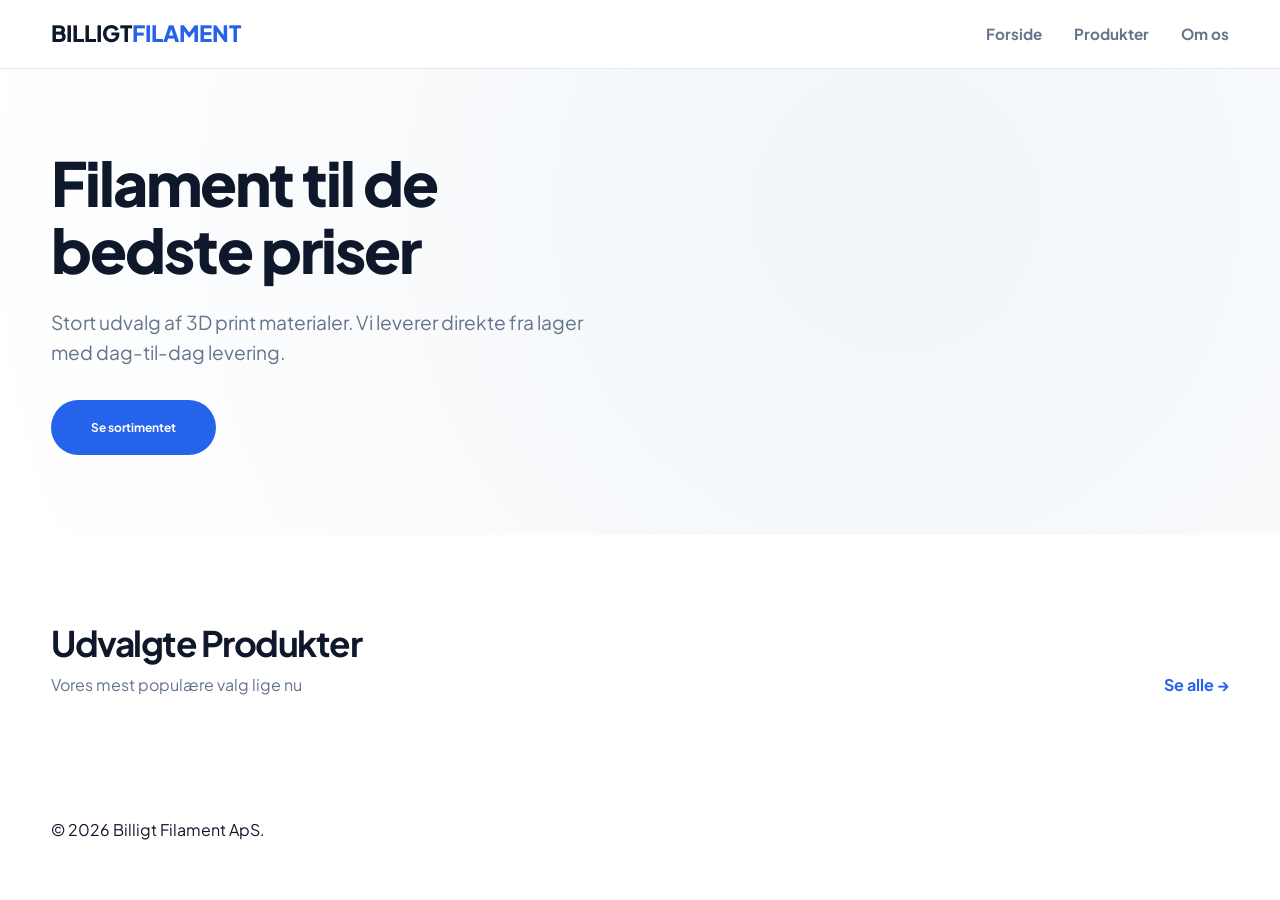
<file: index.html>
<!DOCTYPE html>
<html lang="da">
<head>
    <meta charset="UTF-8">
    <meta name="viewport" content="width=device-width, initial-scale=1.0">
    <title>Billigt Filament | Kvalitet til 3D Print</title>
    <link rel="stylesheet" href="Assets/style.css">
</head>
<body>

    <header class="site-header">
        <div class="container header-grid">
            <a href="index.html" class="logo">BILLIGT<span>FILAMENT</span></a>
            
            <button class="hamburger" id="hamburger" aria-label="Menu">
                <span></span><span></span><span></span>
            </button>

            <nav class="main-nav" id="main-nav">
                <a href="index.html" class="active">Forside</a>
                <a href="products.html">Produkter</a>
                <a href="about.html">Om os</a>
            </nav>
        </div>
    </header>

    <main>
        <section class="home-hero-new">
            <div class="container hero-grid-new">
                <div class="hero-text-new">
                    <h1>Filament til de bedste priser</h1>
                    <p>Stort udvalg af 3D print materialer. Vi leverer direkte fra lager med dag-til-dag levering.</p>
                    <a href="products.html" class="btn-buy" style="display:inline-block; width:auto; padding:18px 40px; border-radius: 50px;">
                        Se sortimentet
                    </a>
                </div>

                <div class="hero-products-new">
                    <div id="hero-random-printer" class="hero-card-1"></div>
                    <div id="hero-random-material" class="hero-card-2"></div>
                </div>
            </div>
        </section>

        <section class="container" style="padding: 80px 0;">
            <div style="display: flex; justify-content: space-between; align-items: flex-end; margin-bottom: 40px;">
                <div>
                    <h2 style="font-size: 2.2rem; letter-spacing: -1.5px;">Udvalgte Produkter</h2>
                    <p style="color: var(--slate);">Vores mest populære valg lige nu</p>
                </div>
                <a href="products.html" style="color: var(--primary); font-weight: 700; text-decoration: none;">Se alle →</a>
            </div>

            <div id="productGrid" class="product-grid">
                </div>
        </section>
    </main>

    <footer class="site-footer">
        <div class="container">
            <p>&copy; 2026 Billigt Filament ApS.</p>
        </div>
    </footer>

    <script src="Assets/script.js"></script>
</body>
</html>
</file>
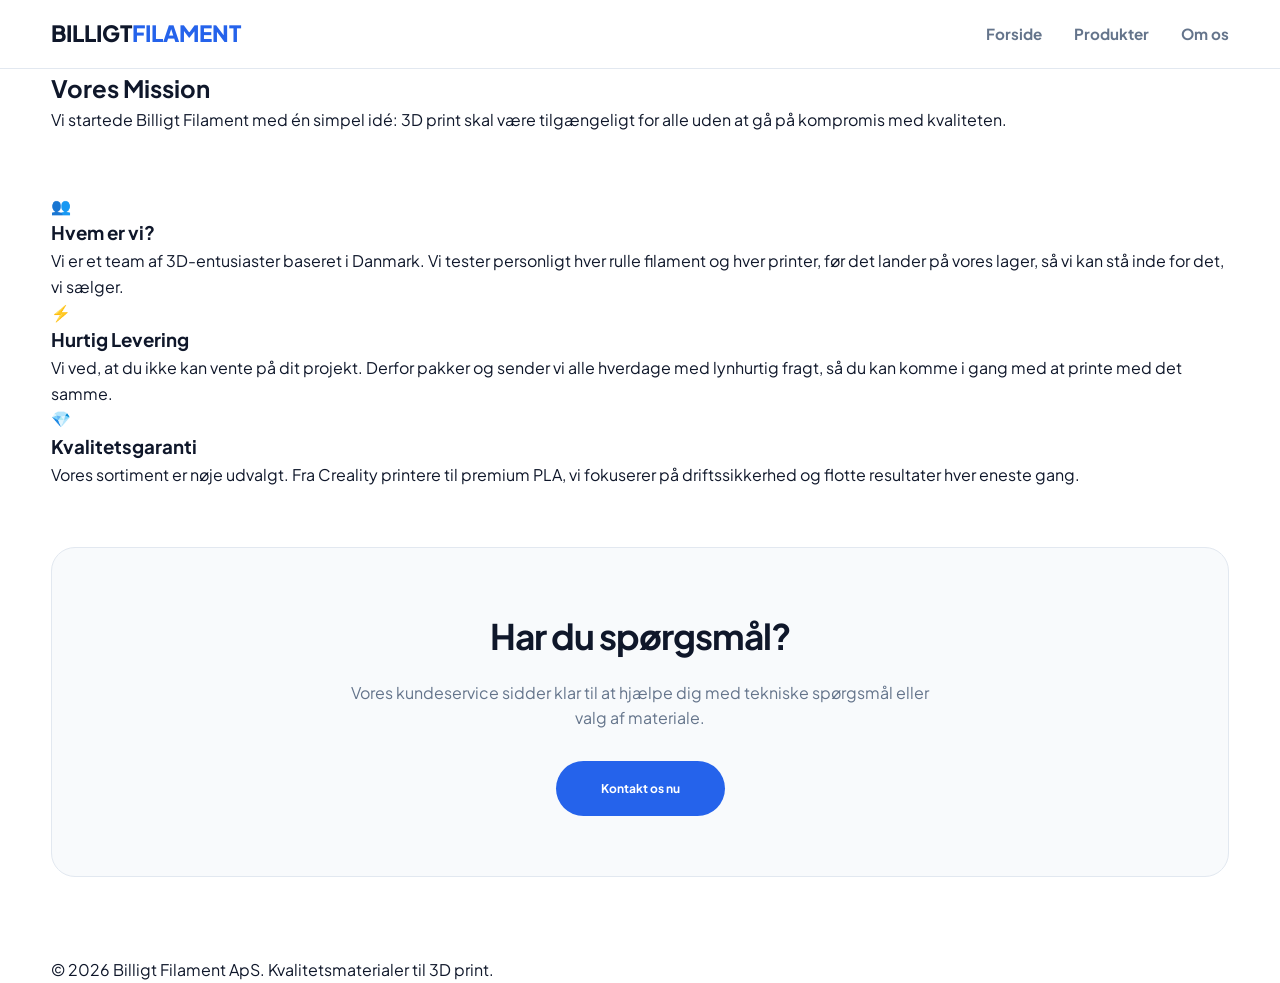
<file: about.html>
<!DOCTYPE html>
<html lang="da">
<head>
    <meta charset="UTF-8">
    <meta name="viewport" content="width=device-width, initial-scale=1.0">
    <title>Om os | Billigt Filament</title>
    <link rel="stylesheet" href="Assets/style.css">
</head>
<body>

    <header class="site-header">
        <div class="container header-grid">
            <a href="index.html" class="logo">BILLIGT<span>FILAMENT</span></a>
            
            <button class="hamburger" id="hamburger" aria-label="Menu">
                <span></span>
                <span></span>
                <span></span>
            </button>

            <nav class="main-nav" id="main-nav">
                <a href="index.html">Forside</a>
                <a href="products.html">Produkter</a>
                <a href="about.html" class="active">Om os</a>
            </nav>
        </div>
    </header>

    <main class="about-page">
        <section class="about-hero">
            <div class="container">
                <h1>Vores Mission</h1>
                <p class="subtitle">
                    Vi startede Billigt Filament med én simpel idé: 3D print skal være tilgængeligt for alle uden at gå på kompromis med kvaliteten.
                </p>
            </div>
        </section>

        <section class="container" style="padding: 60px 0;">
            <div class="about-grid">
                
                <article class="about-card">
                    <div class="about-icon">👥</div>
                    <h3>Hvem er vi?</h3>
                    <p>
                        Vi er et team af 3D-entusiaster baseret i Danmark. Vi tester personligt hver rulle filament og hver printer, før det lander på vores lager, så vi kan stå inde for det, vi sælger.
                    </p>
                </article>

                <article class="about-card">
                    <div class="about-icon">⚡</div>
                    <h3>Hurtig Levering</h3>
                    <p>
                        Vi ved, at du ikke kan vente på dit projekt. Derfor pakker og sender vi alle hverdage med lynhurtig fragt, så du kan komme i gang med at printe med det samme.
                    </p>
                </article>

                <article class="about-card">
                    <div class="about-icon">💎</div>
                    <h3>Kvalitetsgaranti</h3>
                    <p>
                        Vores sortiment er nøje udvalgt. Fra Creality printere til premium PLA, vi fokuserer på driftssikkerhed og flotte resultater hver eneste gang.
                    </p>
                </article>

            </div>
        </section>

        <section class="container" style="padding-bottom: 80px;">
            <div class="cta-box" style="background: var(--ice); padding: 60px; border-radius: 24px; text-align: center; border: 1px solid var(--border);">
                <h2 style="font-size: 2.2rem; margin-bottom: 15px; letter-spacing: -1px;">Har du spørgsmål?</h2>
                <p style="color: var(--slate); margin-bottom: 30px; max-width: 600px; margin-left: auto; margin-right: auto;">
                    Vores kundeservice sidder klar til at hjælpe dig med tekniske spørgsmål eller valg af materiale.
                </p>
                <a href="mailto:kontakt@billigtfilament.dk" class="btn-buy" style="display:inline-block; width:auto; padding:18px 45px; border-radius: 50px;">
                    Kontakt os nu
                </a>
            </div>
        </section>
    </main>

    <footer class="site-footer">
        <div class="container">
            <p>&copy; 2026 Billigt Filament ApS. Kvalitetsmaterialer til 3D print.</p>
        </div>
    </footer>

    <script src="Assets/script.js"></script>
</body>
</html>
</file>
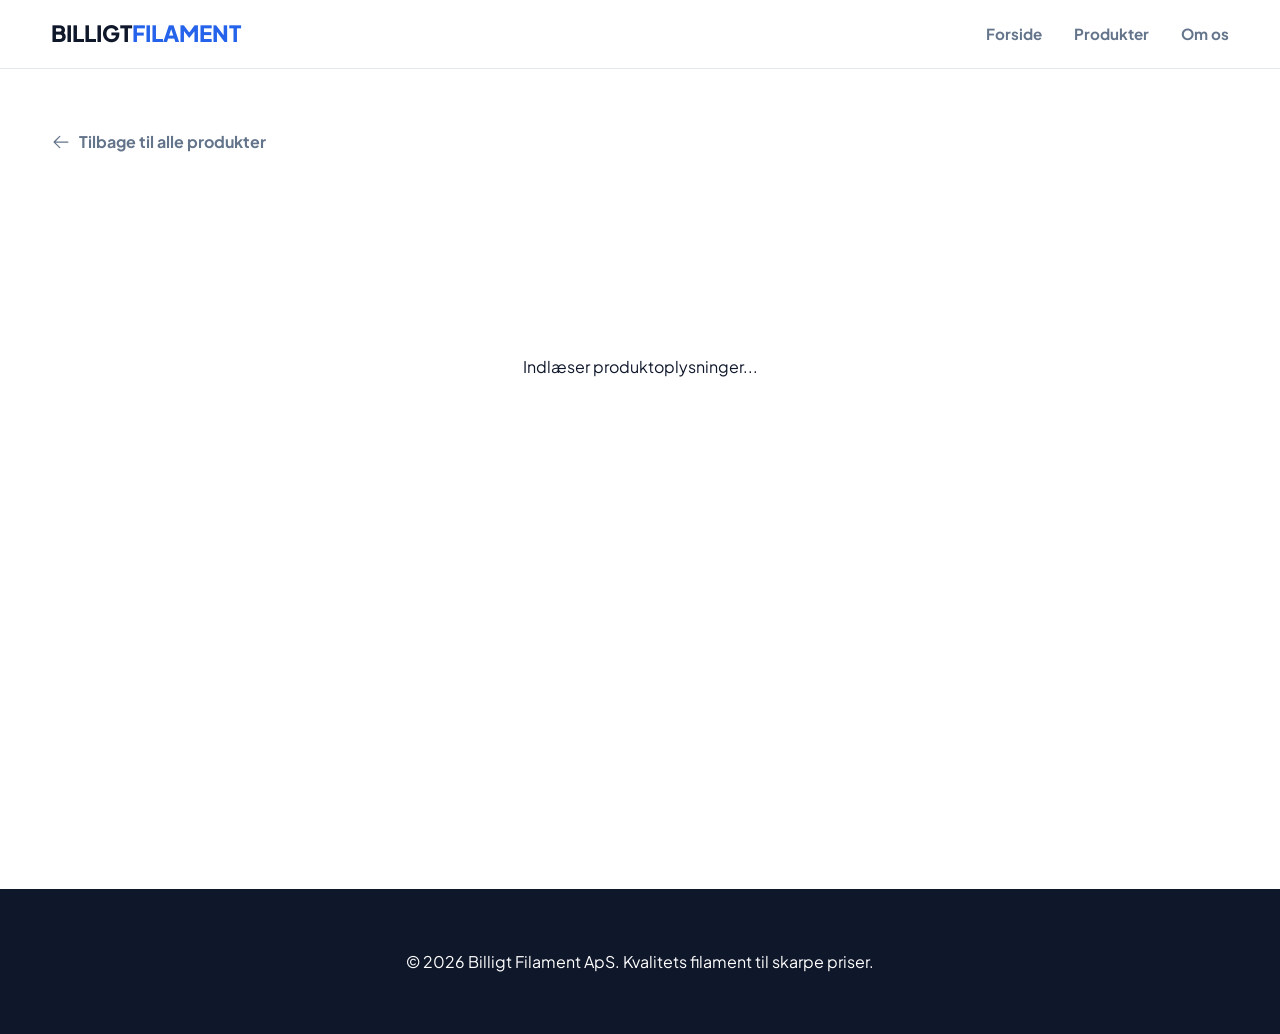
<file: product-detail.html>
<!DOCTYPE html>
<html lang="da">
<head>
    <meta charset="UTF-8">
    <meta name="viewport" content="width=device-width, initial-scale=1.0">
    <title>Produktdetaljer | Billigt Filament</title>
    <link rel="stylesheet" href="Assets/style.css">
    <style>
        /* Estilos específicos para a página de detalhes */
        .detail-wrapper { padding: 60px 0; min-height: 80vh; }
        
        .detail-grid { 
            display: grid; 
            grid-template-columns: 1.1fr 0.9fr; 
            gap: 60px; 
            align-items: start; 
        }

        .detail-image { 
            background: var(--ice); 
            border-radius: 30px; 
            padding: 60px; 
            border: 1px solid var(--border); 
            display: flex; 
            justify-content: center;
            position: sticky;
            top: 120px;
        }

        .detail-image img { 
            max-width: 100%; 
            height: auto; 
            mix-blend-mode: multiply; 
            transition: transform 0.5s ease;
        }

        .detail-image:hover img { transform: scale(1.05); }

        .detail-info h1 { 
            font-size: 2.8rem; 
            margin-bottom: 10px; 
            letter-spacing: -1.5px; 
            line-height: 1.1; 
            color: var(--navy);
        }

        .detail-price { 
            font-size: 2.2rem; 
            font-weight: 800; 
            color: var(--primary); 
            margin-bottom: 30px; 
        }

        /* --- SEÇÃO DE DESCRIÇÃO --- */
        .product-description-container {
            margin: 40px 0;
            padding-top: 30px;
            border-top: 1px solid var(--border);
        }

        .description-label {
            display: block;
            font-weight: 800;
            text-transform: uppercase;
            font-size: 0.85rem;
            letter-spacing: 1px;
            color: var(--slate);
            margin-bottom: 15px;
        }

        .product-text {
            font-size: 1.1rem;
            line-height: 1.8;
            color: #475569;
        }

        .back-btn { 
            display: inline-flex; 
            align-items: center;
            margin-bottom: 40px; 
            color: var(--slate); 
            text-decoration: none; 
            font-weight: 700; 
            gap: 8px;
            transition: 0.3s; 
        }

        .back-btn:hover { color: var(--primary); transform: translateX(-5px); }

        .meta-box { 
            background: var(--ice);
            padding: 20px;
            border-radius: 12px;
            margin-bottom: 30px;
        }

        .meta-item {
            display: flex;
            justify-content: space-between;
            padding: 8px 0;
            border-bottom: 1px solid rgba(0,0,0,0.05);
        }

        .meta-item:last-child { border: none; }

        .buy-now-btn {
            display: block;
            background: var(--primary);
            color: white;
            text-align: center;
            padding: 20px;
            border-radius: 14px;
            font-weight: 800;
            font-size: 1.1rem;
            text-decoration: none;
            transition: var(--transition);
        }

        .buy-now-btn:hover {
            transform: translateY(-3px);
            box-shadow: 0 10px 20px rgba(37, 99, 235, 0.2);
            filter: brightness(1.1);
        }
        
        @media (max-width: 900px) {
            .detail-grid { grid-template-columns: 1fr; gap: 40px; }
            .detail-image { padding: 40px; position: static; }
            .detail-info { text-align: left; }
            .detail-info h1 { font-size: 2rem; }
        }
    </style>
</head>
<body>

    <header class="site-header">
        <div class="container header-grid">
            <a href="index.html" class="logo">BILLIGT<span>FILAMENT</span></a>
            <nav class="main-nav">
                <a href="index.html">Forside</a>
                <a href="products.html">Produkter</a>
                <a href="about.html">Om os</a>
            </nav>
        </div>
    </header>

    <main class="container detail-wrapper">
        <a href="products.html" class="back-btn">
            <svg width="20" height="20" viewBox="0 0 256 256" fill="currentColor"><path d="M224,128a8,8,0,0,1-8,8H59.31l58.35,58.34a8,8,0,0,1-11.32,11.32l-72-72a8,8,0,0,1,0-11.32l72-72a8,8,0,0,1,11.32,11.32L59.31,120H216A8,8,0,0,1,224,128Z"></path></svg>
            Tilbage til alle produkter
        </a>

        <div id="product-detail-render" class="detail-grid">
            <div style="grid-column: 1/-1; text-align: center; padding: 100px;">
                <div class="loader">Indlæser produktoplysninger...</div>
            </div>
        </div>
    </main>

    <footer class="site-footer" style="padding: 60px 0; background: var(--navy); color: white; margin-top: 100px;">
        <div class="container" style="text-align: center;">
            <p>&copy; 2026 Billigt Filament ApS. Kvalitets filament til skarpe priser.</p>
        </div>
    </footer>

    <script src="Assets/script.js"></script>
    <script>
        // Lógica de inicialização
        async function startDetail() {
            // Se a lista global de produtos não existir, carrega do JSON/API
            if (typeof allProducts === 'undefined' || allProducts.length === 0) {
                if (typeof initProducts === 'function') {
                    await initProducts(); 
                }
            }
            
            // Renderiza o detalhe (certifique-se que no script.js o innerHTML use .product-text)
            if (typeof initProductDetail === 'function') {
                initProductDetail();
            }
        }
        
        window.addEventListener('DOMContentLoaded', startDetail);
    </script>
</body>
</html>
</file>
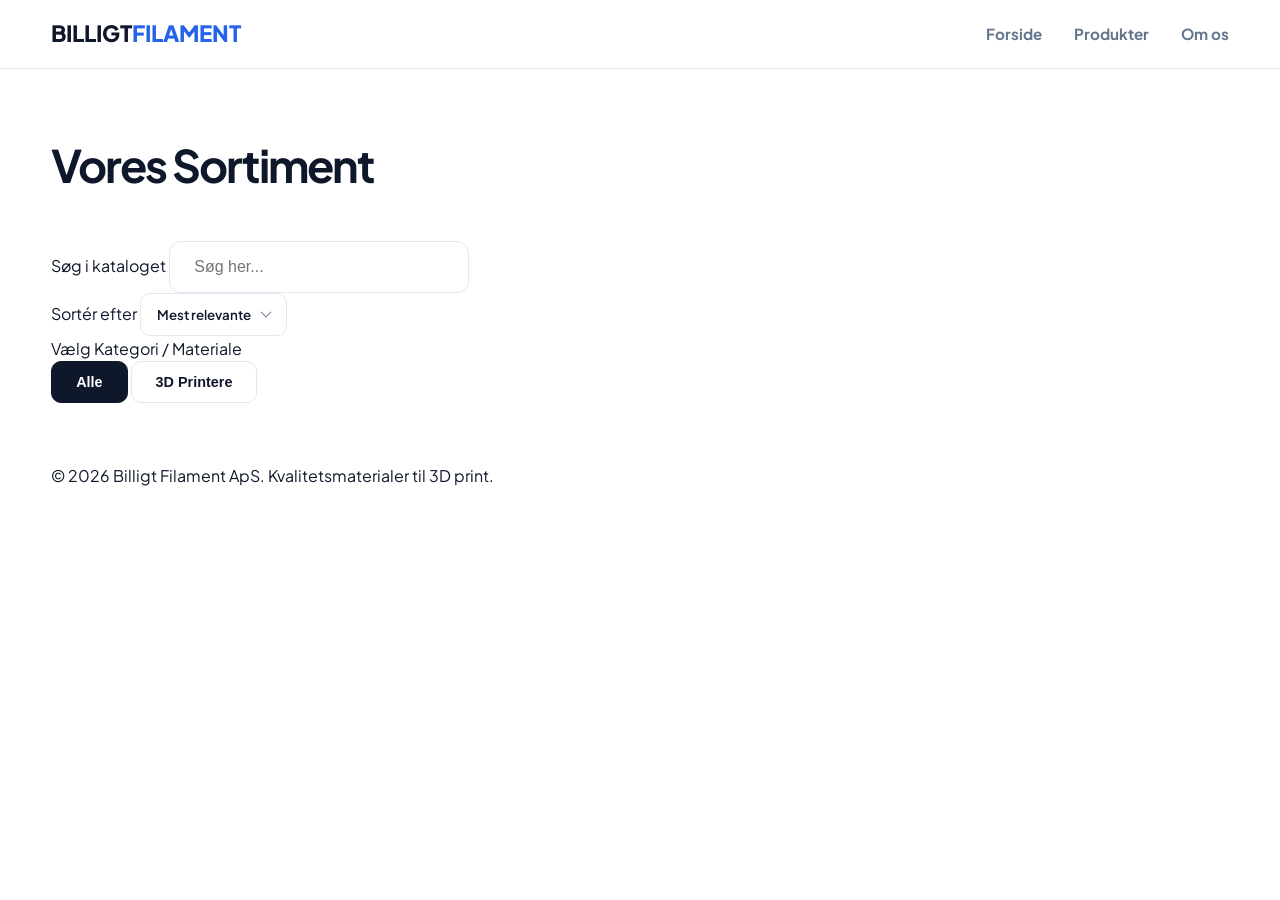
<file: products.html>
<!DOCTYPE html>
<html lang="da">
<head>
    <meta charset="UTF-8">
    <meta name="viewport" content="width=device-width, initial-scale=1.0">
    <title>Produkter | Billigt Filament</title>
    <link rel="stylesheet" href="Assets/style.css">
</head>
<body>
    <header class="site-header">
        <div class="container header-grid">
            <a href="index.html" class="logo">BILLIGT<span>FILAMENT</span></a>
            
            <button class="hamburger" id="hamburger" aria-label="Menu">
                <span></span>
                <span></span>
                <span></span>
            </button>

            <nav class="main-nav" id="main-nav">
                <a href="index.html">Forside</a>
                <a href="products.html" class="active">Produkter</a>
                <a href="about.html">Om os</a>
            </nav>
        </div>
    </header>

    <main class="container" style="padding: 60px 0;">
        <h1 style="font-size: 2.8rem; margin-bottom: 40px; letter-spacing: -2px;">Vores Sortiment</h1>

        <div class="filters-wrapper">
            <div class="filter-row">
                <div class="filter-group"> <label class="filter-label">Søg i kataloget</label>
                    <input type="text" id="searchField" class="search-input" placeholder="Søg her...">
                </div>
                <div class="filter-group">
                    <label class="filter-label">Sortér efter</label>
                    <select id="sortOrder" class="sort-select">
                        <option value="default">Mest relevante</option>
                        <option value="low">Pris: Lav til Høj</option>
                        <option value="high">Pris: Høj til Lav</option>
                    </select>
                </div>
            </div>

            <div class="material-selection">
                <label class="filter-label">Vælg Kategori / Materiale</label>
                <div class="material-boxes" id="materialBoxes">
                    <button class="material-btn active" data-cat="all">Alle</button>
                    <button class="material-btn" data-cat="PRINTER">3D Printere</button>
                </div>
            </div>
        </div>

        <div id="productGrid" class="product-grid"></div>
    </main>

    <footer class="site-footer">
        <div class="container">
            <p>&copy; 2026 Billigt Filament ApS. Kvalitetsmaterialer til 3D print.</p>
        </div>
    </footer>
    
    <script src="Assets/script.js"></script>
</body>
</html>
</file>
<file: Assets/style.css>
/* ==========================================================================
   BILLIGT FILAMENT - MASTER CSS FINAL (PC & MOBILE ALIGNMENT FIX)
   ========================================================================== */

@import url('https://fonts.googleapis.com/css2?family=Plus+Jakarta+Sans:wght@400;500;600;700;800&display=swap');

:root {
    --primary: #2563eb;
    --navy: #0f172a;
    --slate: #64748b;
    --ice: #f8fafc;
    --white: #ffffff;
    --border: #e2e8f0;
    --radius: 16px;
    --shadow: 0 10px 30px -5px rgba(0, 0, 0, 0.08);
    --transition: all 0.3s cubic-bezier(0.4, 0, 0.2, 1);
}

/* 1. RESET & SAFETY */
* { box-sizing: border-box; margin: 0; padding: 0; }
html, body {
    max-width: 100%;
    overflow-x: hidden;
    position: relative;
    font-family: 'Plus Jakarta Sans', sans-serif;
    color: var(--navy);
    line-height: 1.6;
    background-color: #fff;
}
.container { width: min(1200px, 92%); margin: 0 auto; }

/* 2. HEADER & MENU HAMBURGUER */
.site-header {
    background: rgba(255, 255, 255, 0.98);
    backdrop-filter: blur(10px);
    padding: 1rem 0;
    position: sticky; top: 0; z-index: 9999;
    border-bottom: 1px solid var(--border);
}
.header-grid { display: flex; justify-content: space-between; align-items: center; }
.logo { font-size: 1.4rem; font-weight: 800; text-decoration: none; color: var(--navy); }
.logo span { color: var(--primary); }

.main-nav { display: flex; gap: 2rem; align-items: center; }
.main-nav a { font-weight: 700; text-decoration: none; color: var(--slate); font-size: 0.95rem; }
.main-nav a:hover { color: var(--primary); }

.hamburger {
    display: none; flex-direction: column; justify-content: space-around;
    width: 28px; height: 20px; background: transparent; border: none; cursor: pointer; z-index: 10001;
}
.hamburger span { width: 28px; height: 3px; background: var(--navy); border-radius: 10px; transition: var(--transition); }

/* 3. HERO SECTION */
.home-hero-new { 
    padding: 80px 0; 
    background: radial-gradient(circle at 70% 30%, #f1f5f9 0%, #ffffff 100%);
}
.hero-grid-new { display: grid; grid-template-columns: 1fr 1fr; gap: 40px; align-items: center; }
.hero-text-new h1 { font-size: clamp(2.2rem, 5vw, 3.8rem); font-weight: 800; line-height: 1.1; margin-bottom: 24px; letter-spacing: -2px; }
.hero-text-new p { font-size: 1.2rem; color: var(--slate); margin-bottom: 32px; }
.hero-products-new { display: flex; gap: 20px; justify-content: flex-end; }

/* 4. SHOP CONTROLS (FILTROS) */
.shop-controls { 
    background: var(--ice); padding: 40px 0; 
    border-bottom: 1px solid var(--border); margin-bottom: 40px;
}
.controls-top-row { display: flex; justify-content: space-between; align-items: center; flex-wrap: wrap; gap: 20px; margin-bottom: 24px; }
.search-input { 
    flex: 1; min-width: 300px; max-width: 500px; padding: 16px 24px; 
    border-radius: 12px; border: 1px solid var(--border); font-size: 1rem; outline: none; transition: var(--transition);
}
.search-input:focus { border-color: var(--primary); box-shadow: 0 0 0 4px rgba(37, 99, 235, 0.1); }

.sort-wrapper { display: flex; align-items: center; gap: 12px; }
.sort-select {
    padding: 12px 35px 12px 16px; font-family: inherit; font-weight: 600;
    color: var(--navy); background: var(--white); border: 1px solid var(--border);
    border-radius: 10px; cursor: pointer; appearance: none;
    background-image: url("data:image/svg+xml,%3Csvg xmlns='http://www.w3.org/2000/svg' width='16' height='16' fill='%2364748b' viewBox='0 0 256 256'%3E%3Cpath d='M213.66,101.66l-80,80a8,8,0,0,1-11.32,0l-80-80a8,8,0,0,1,11.32-11.32L128,164.69l74.34-74.35a8,8,0,0,1,11.32,11.32Z'%3E%3C/path%3E%3C/svg%3E");
    background-repeat: no-repeat; background-position: right 12px center;
}
.material-filters { display: flex; gap: 10px; flex-wrap: wrap; }
.material-btn { 
    padding: 12px 24px; border-radius: 10px; background: white; 
    border: 1px solid var(--border); font-weight: 700; color: var(--navy);
    cursor: pointer; transition: var(--transition); font-size: 0.9rem;
}
.material-btn.active { background: var(--navy); color: white; border-color: var(--navy); }

/* 5. GRID DE PRODUTOS & BOTÕES (CORREÇÃO DE ALINHAMENTO NO PC) */
.product-grid { 
    display: grid; grid-template-columns: repeat(auto-fill, minmax(280px, 1fr)); gap: 32px; 
}
.product-card {
    background: white; border-radius: var(--radius); padding: 24px; 
    border: 1px solid var(--border); display: flex; flex-direction: column; transition: var(--transition);
}
.product-card:hover { transform: translateY(-8px); box-shadow: var(--shadow); }

.img-wrapper {
    background: var(--ice); border-radius: 12px; height: 250px; 
    display: flex; align-items: center; justify-content: center; margin-bottom: 20px; padding: 20px;
}
.img-wrapper img { max-width: 100%; max-height: 100%; object-fit: contain; }
.product-card h3 { font-size: 1.1rem; font-weight: 700; min-height: 3.2rem; margin-bottom: 8px; }
.price { font-size: 1.5rem; font-weight: 800; margin-bottom: 20px; }

/* Botões: Lado a Lado no PC com mesma altura */
.product-actions { 
    display: flex; gap: 10px; margin-top: auto; width: 100%; align-items: stretch;
}
.btn-details, .btn-buy { 
    flex: 1; text-align: center; padding: 12px 5px; border-radius: 10px; 
    font-weight: 700; font-size: 0.85rem; text-decoration: none;
    display: flex; align-items: center; justify-content: center;
}
.btn-details { border: 2px solid var(--navy); color: var(--navy); }
.btn-buy { 
    flex: 1.4; /* Um pouco mais largo para o texto longo */
    background: var(--primary); color: white; font-size: 0.75rem; 
}

/* 6. PÁGINA DE DETALHES */
.detail-grid { display: grid; grid-template-columns: 1fr 1fr; gap: 60px; padding: 60px 0; align-items: start; }
.detail-image-box { background: var(--ice); border-radius: 30px; padding: 40px; display: flex; justify-content: center; position: sticky; top: 100px; }
.detail-image-box img { max-width: 100%; mix-blend-mode: multiply; }

/* 7. RESPONSIVIDADE (AJUSTES MOBILE FINAIS) */
@media (max-width: 900px) {
    .hamburger { display: flex; }
    .main-nav {
        position: fixed; top: 0; right: -100%; width: 85%; height: 100vh;
        background: white; flex-direction: column; justify-content: center;
        transition: 0.4s ease-in-out; box-shadow: -10px 0 30px rgba(0,0,0,0.1); z-index: 10000;
    }
    .main-nav.active { right: 0; }
    .hamburger.open span:nth-child(1) { transform: translateY(8px) rotate(45deg); }
    .hamburger.open span:nth-child(2) { opacity: 0; }
    .hamburger.open span:nth-child(3) { transform: translateY(-8px) rotate(-45deg); }

    .hero-grid-new { grid-template-columns: 1fr; text-align: center; padding: 40px 0; }
    .hero-products-new { display: none; }
    
    /* Grid Mobile de 2 colunas */
    .product-grid { grid-template-columns: repeat(2, 1fr); gap: 12px; }
    .img-wrapper { height: 160px; }
    .product-card { padding: 15px; }
    .product-card h3 { font-size: 0.9rem; min-height: 2.5rem; }
    .price { font-size: 1.1rem; }

    /* EMPILHAR BOTÕES APENAS NO MOBILE */
    .product-actions { flex-direction: column; gap: 8px; }
    .btn-details, .btn-buy { 
        width: 100%; font-size: 0.85rem; padding: 12px;
    }
    .btn-buy { font-size: 0.75rem; }

    .controls-top-row { flex-direction: column; align-items: stretch; }
    .sort-wrapper { justify-content: space-between; }
    .detail-grid { grid-template-columns: 1fr; }
    .detail-image-box { position: static; }
}
</file>
